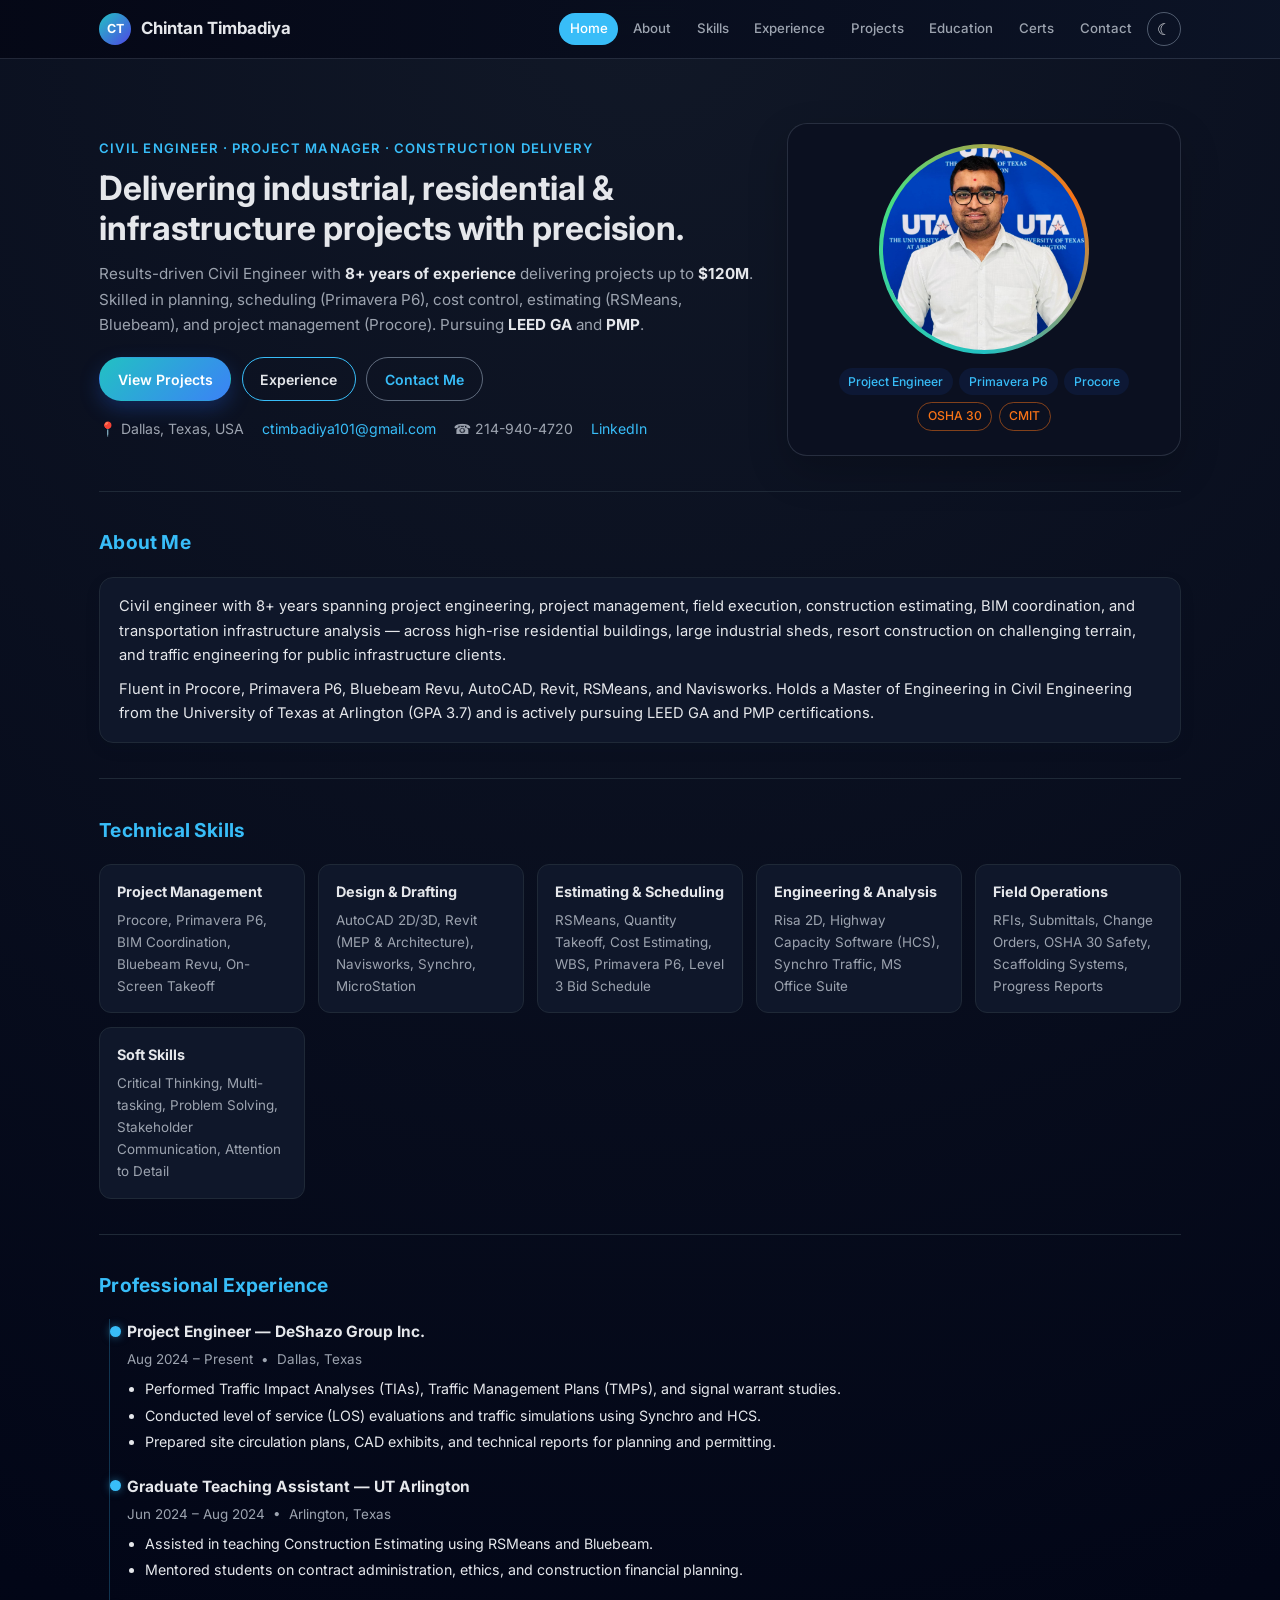
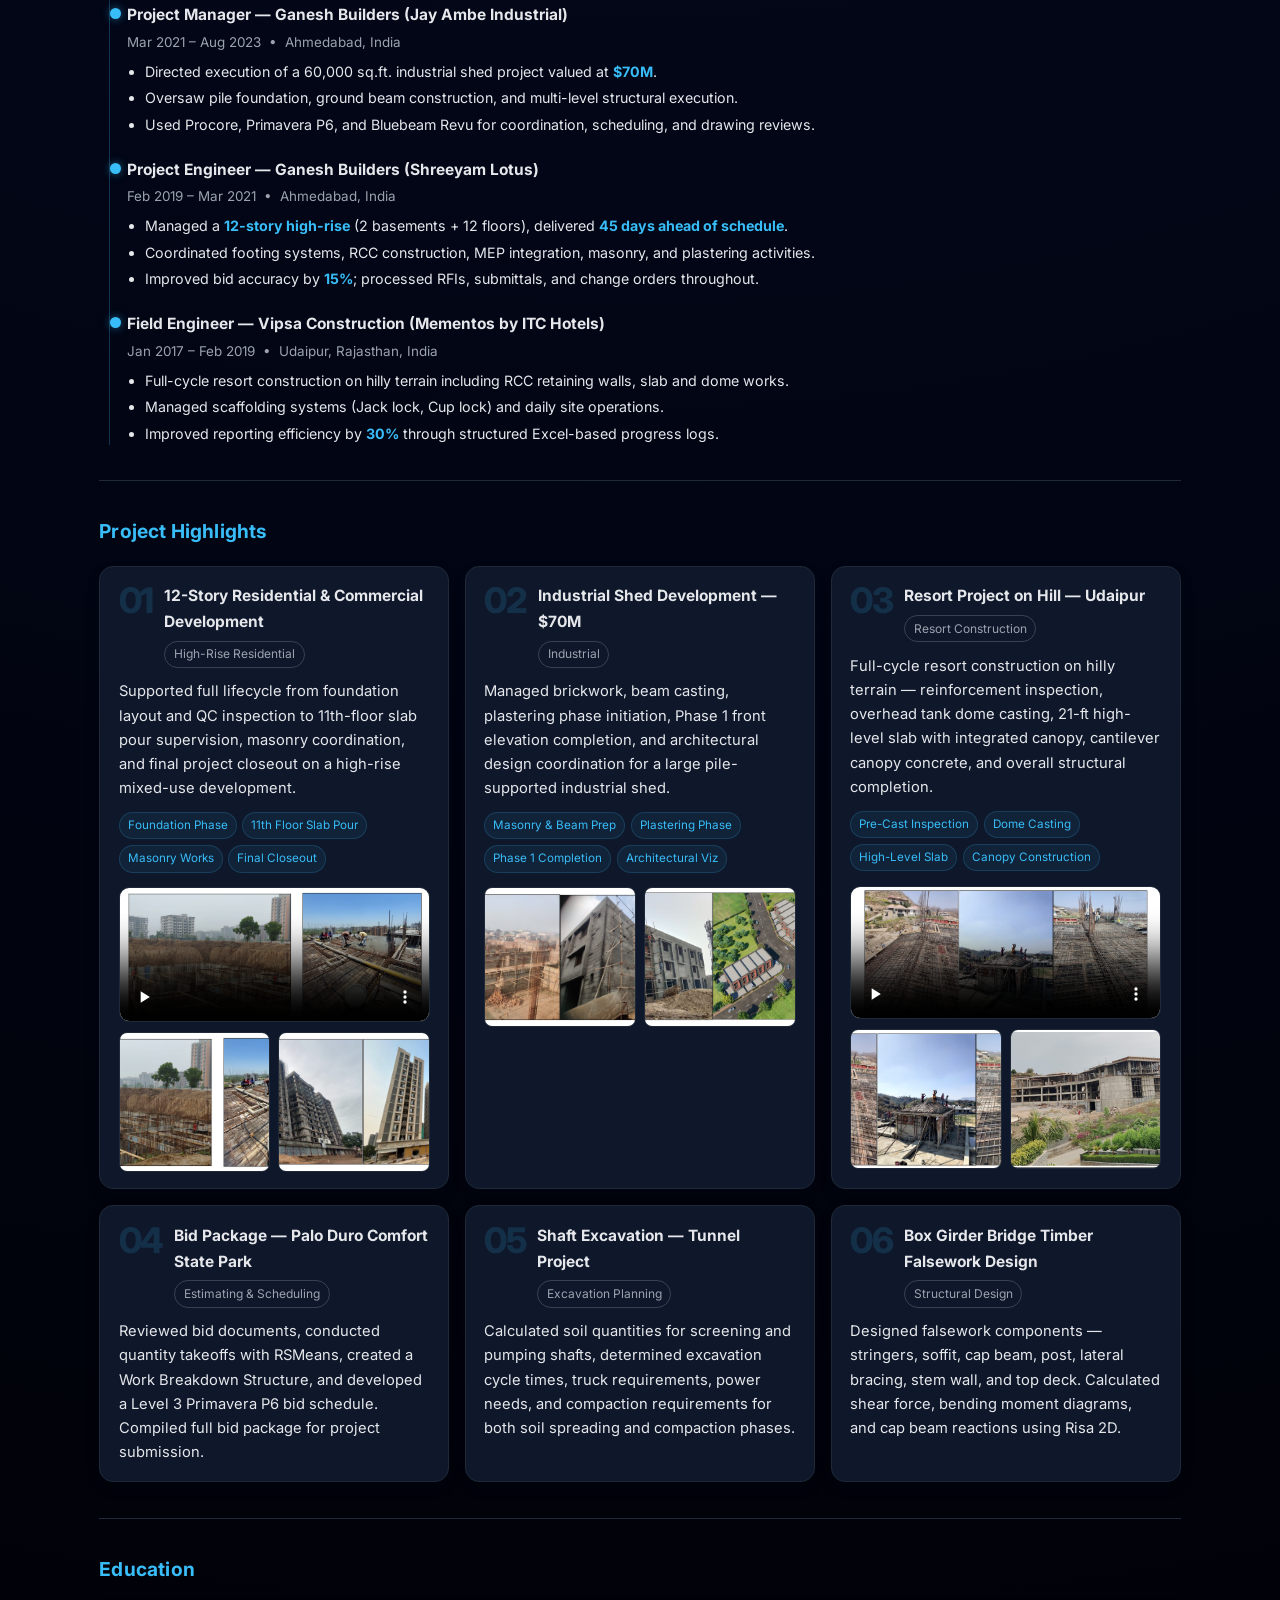
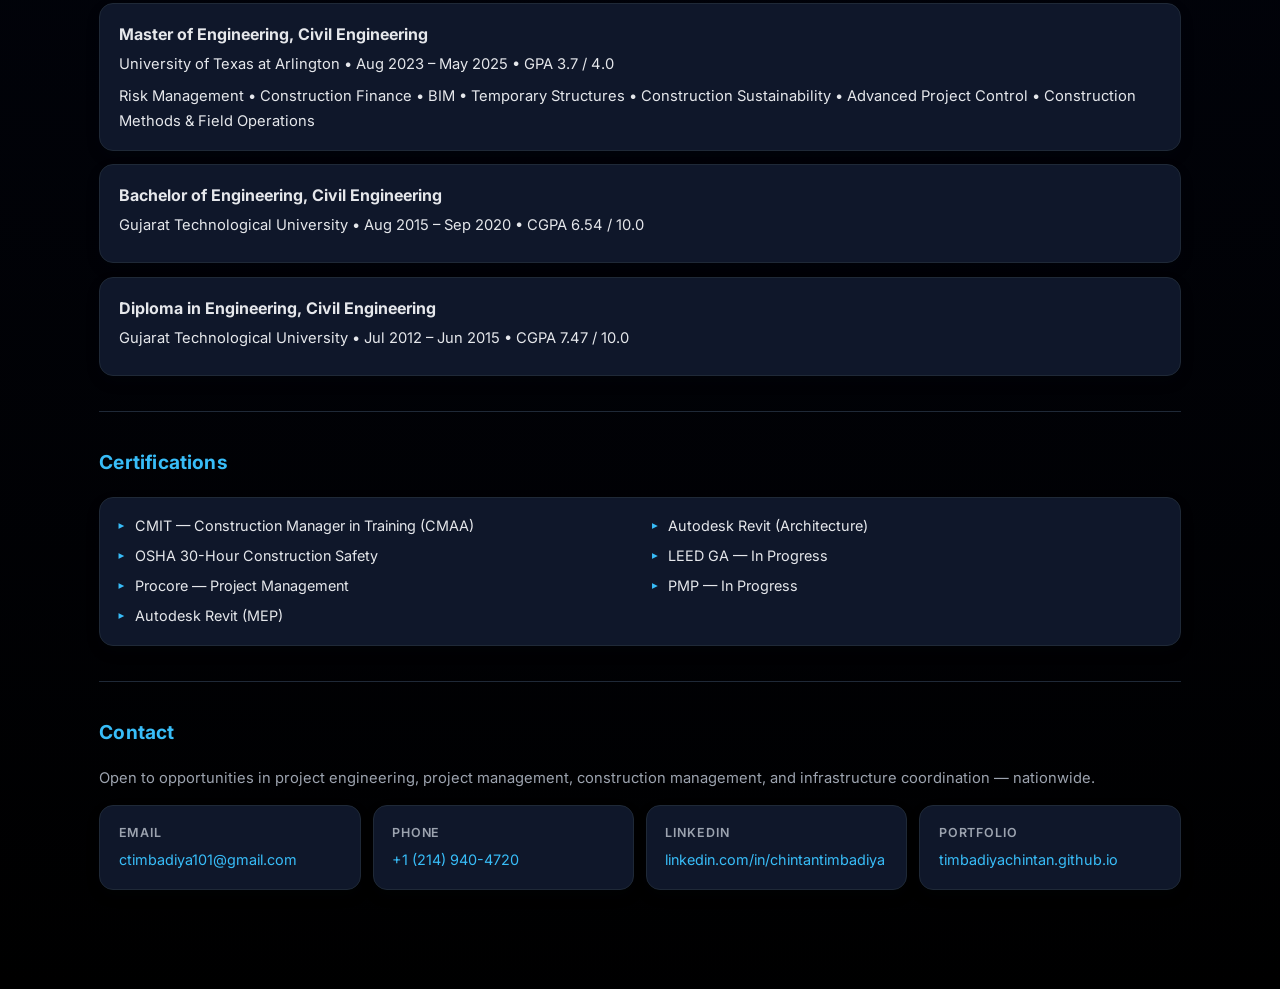
<file: index.html>
<!doctype html>
<html lang="en">
  <head>
    <meta charset="UTF-8" />
    <meta name="viewport" content="width=device-width, initial-scale=1.0" />
    <title>Chintan R. Timbadiya | Civil Engineer</title>
    <meta
      name="description"
      content="Portfolio of Chintan R. Timbadiya – Civil Engineer with 8+ years delivering industrial, residential, and infrastructure projects up to $120M."
    />
    <link rel="preconnect" href="https://fonts.googleapis.com" />
    <link rel="preconnect" href="https://fonts.gstatic.com" crossorigin />
    <link
      href="https://fonts.googleapis.com/css2?family=Inter:wght@300;400;500;600;700&display=swap"
      rel="stylesheet"
    />
    <link rel="stylesheet" href="style.css" />
  </head>
  <body>
    <header class="site-header">
      <div class="nav">
        <div class="nav-left">
          <span class="logo-mark">CT</span>
          <h1>Chintan Timbadiya</h1>
        </div>
        <button
          class="nav-toggle"
          id="navToggle"
          type="button"
          aria-label="Toggle navigation"
        >
          &#9776;
        </button>
        <nav class="nav-right" id="navRight" aria-label="Primary navigation">
          <a href="#hero">Home</a>
          <a href="#about">About</a>
          <a href="#skills">Skills</a>
          <a href="#experience">Experience</a>
          <a href="#projects">Projects</a>
          <a href="#education">Education</a>
          <a href="#certifications">Certs</a>
          <a href="#contact">Contact</a>
          <button
            class="theme-toggle"
            id="themeToggle"
            type="button"
            aria-label="Toggle light/dark mode"
            aria-pressed="false"
          >
            &#9790;
          </button>
        </nav>
      </div>
    </header>

    <main>
      <!-- HERO -->
      <section id="hero">
        <div class="hero-grid">
          <div class="hero-text">
            <p class="hero-tag">
              Civil Engineer &middot; Project Manager &middot; Construction
              Delivery
            </p>
            <h2>
              Delivering industrial, residential &amp; infrastructure projects
              with precision.
            </h2>
            <p class="hero-sub">
              Results-driven Civil Engineer with
              <strong>8+ years of experience</strong> delivering projects up to
              <strong>$120M</strong>. Skilled in planning, scheduling (Primavera
              P6), cost control, estimating (RSMeans, Bluebeam), and project
              management (Procore). Pursuing <strong>LEED GA</strong> and
              <strong>PMP</strong>.
            </p>
            <div class="hero-actions">
              <a class="btn-primary" href="#projects">View Projects</a>
              <a class="btn-outline" href="#experience">Experience</a>
              <a class="btn-ghost" href="#contact">Contact Me</a>
            </div>
            <div class="hero-contact">
              <span>&#128205; Dallas, Texas, USA</span>
              <a
                href="mailto:ctimbadiya101@gmail.com"
                target="_blank"
                rel="noopener noreferrer"
                >ctimbadiya101@gmail.com</a
              >
              <span>&#9742; 214-940-4720</span>
              <a
                href="https://www.linkedin.com/in/chintantimbadiya/"
                target="_blank"
                rel="noopener noreferrer"
                >LinkedIn</a
              >
            </div>
          </div>
          <aside class="hero-photo-card">
            <div class="photo-ring">
              <img
                src="profile.jpeg"
                alt="Chintan R. Timbadiya"
                class="hero-photo"
                width="202"
                height="202"
                loading="eager"
              />
            </div>
            <div class="hero-badge">
              <span class="badge-pill">Project Engineer</span>
              <span class="badge-pill">Primavera P6</span>
              <span class="badge-pill">Procore</span>
              <span class="badge-outline">OSHA 30</span>
              <span class="badge-outline">CMIT</span>
            </div>
          </aside>
        </div>
      </section>

      <!-- ABOUT -->
      <section id="about">
        <h3>About Me</h3>
        <div class="card">
          <p>
            Civil engineer with 8+ years spanning project engineering, project
            management, field execution, construction estimating, BIM
            coordination, and transportation infrastructure analysis — across
            high-rise residential buildings, large industrial sheds, resort
            construction on challenging terrain, and traffic engineering for
            public infrastructure clients.
          </p>
          <p style="margin-top: 0.6rem">
            Fluent in Procore, Primavera P6, Bluebeam Revu, AutoCAD, Revit,
            RSMeans, and Navisworks. Holds a Master of Engineering in Civil
            Engineering from the University of Texas at Arlington (GPA 3.7) and
            is actively pursuing LEED GA and PMP certifications.
          </p>
        </div>
      </section>

      <!-- SKILLS -->
      <section id="skills">
        <h3>Technical Skills</h3>
        <div class="skills-grid">
          <div class="skill-block">
            <h4>Project Management</h4>
            <p>
              Procore, Primavera P6, BIM Coordination, Bluebeam Revu, On-Screen
              Takeoff
            </p>
          </div>
          <div class="skill-block">
            <h4>Design &amp; Drafting</h4>
            <p>
              AutoCAD 2D/3D, Revit (MEP &amp; Architecture), Navisworks,
              Synchro, MicroStation
            </p>
          </div>
          <div class="skill-block">
            <h4>Estimating &amp; Scheduling</h4>
            <p>
              RSMeans, Quantity Takeoff, Cost Estimating, WBS, Primavera P6,
              Level 3 Bid Schedule
            </p>
          </div>
          <div class="skill-block">
            <h4>Engineering &amp; Analysis</h4>
            <p>
              Risa 2D, Highway Capacity Software (HCS), Synchro Traffic, MS
              Office Suite
            </p>
          </div>
          <div class="skill-block">
            <h4>Field Operations</h4>
            <p>
              RFIs, Submittals, Change Orders, OSHA 30 Safety, Scaffolding
              Systems, Progress Reports
            </p>
          </div>
          <div class="skill-block">
            <h4>Soft Skills</h4>
            <p>
              Critical Thinking, Multi-tasking, Problem Solving, Stakeholder
              Communication, Attention to Detail
            </p>
          </div>
        </div>
      </section>

      <!-- EXPERIENCE -->
      <section id="experience">
        <h3>Professional Experience</h3>
        <div class="timeline">
          <div class="timeline-item">
            <span class="timeline-dot"></span>
            <div class="timeline-content">
              <h4>Project Engineer &mdash; DeShazo Group Inc.</h4>
              <p class="timeline-meta">
                Aug 2024 &ndash; Present &nbsp;&bull;&nbsp; Dallas, Texas
              </p>
              <ul>
                <li>
                  Performed Traffic Impact Analyses (TIAs), Traffic Management
                  Plans (TMPs), and signal warrant studies.
                </li>
                <li>
                  Conducted level of service (LOS) evaluations and traffic
                  simulations using Synchro and HCS.
                </li>
                <li>
                  Prepared site circulation plans, CAD exhibits, and technical
                  reports for planning and permitting.
                </li>
              </ul>
            </div>
          </div>

          <div class="timeline-item">
            <span class="timeline-dot"></span>
            <div class="timeline-content">
              <h4>Graduate Teaching Assistant &mdash; UT Arlington</h4>
              <p class="timeline-meta">
                Jun 2024 &ndash; Aug 2024 &nbsp;&bull;&nbsp; Arlington, Texas
              </p>
              <ul>
                <li>
                  Assisted in teaching Construction Estimating using RSMeans and
                  Bluebeam.
                </li>
                <li>
                  Mentored students on contract administration, ethics, and
                  construction financial planning.
                </li>
              </ul>
            </div>
          </div>

          <div class="timeline-item">
            <span class="timeline-dot"></span>
            <div class="timeline-content">
              <h4>
                Project Manager &mdash; Ganesh Builders (Jay Ambe Industrial)
              </h4>
              <p class="timeline-meta">
                Mar 2021 &ndash; Aug 2023 &nbsp;&bull;&nbsp; Ahmedabad, India
              </p>
              <ul>
                <li>
                  Directed execution of a 60,000 sq.ft. industrial shed project
                  valued at <strong>$70M</strong>.
                </li>
                <li>
                  Oversaw pile foundation, ground beam construction, and
                  multi-level structural execution.
                </li>
                <li>
                  Used Procore, Primavera P6, and Bluebeam Revu for
                  coordination, scheduling, and drawing reviews.
                </li>
              </ul>
            </div>
          </div>

          <div class="timeline-item">
            <span class="timeline-dot"></span>
            <div class="timeline-content">
              <h4>Project Engineer &mdash; Ganesh Builders (Shreeyam Lotus)</h4>
              <p class="timeline-meta">
                Feb 2019 &ndash; Mar 2021 &nbsp;&bull;&nbsp; Ahmedabad, India
              </p>
              <ul>
                <li>
                  Managed a <strong>12-story high-rise</strong> (2 basements +
                  12 floors), delivered
                  <strong>45 days ahead of schedule</strong>.
                </li>
                <li>
                  Coordinated footing systems, RCC construction, MEP
                  integration, masonry, and plastering activities.
                </li>
                <li>
                  Improved bid accuracy by <strong>15%</strong>; processed RFIs,
                  submittals, and change orders throughout.
                </li>
              </ul>
            </div>
          </div>

          <div class="timeline-item">
            <span class="timeline-dot"></span>
            <div class="timeline-content">
              <h4>
                Field Engineer &mdash; Vipsa Construction (Mementos by ITC
                Hotels)
              </h4>
              <p class="timeline-meta">
                Jan 2017 &ndash; Feb 2019 &nbsp;&bull;&nbsp; Udaipur, Rajasthan,
                India
              </p>
              <ul>
                <li>
                  Full-cycle resort construction on hilly terrain including RCC
                  retaining walls, slab and dome works.
                </li>
                <li>
                  Managed scaffolding systems (Jack lock, Cup lock) and daily
                  site operations.
                </li>
                <li>
                  Improved reporting efficiency by <strong>30%</strong> through
                  structured Excel-based progress logs.
                </li>
              </ul>
            </div>
          </div>
        </div>
      </section>

      <!-- PROJECTS -->
      <section id="projects">
        <h3>Project Highlights</h3>
        <div class="projects-grid">
          <!-- PROJECT 1 -->
          <div class="project-card card">
            <div class="project-header">
              <span class="project-number">01</span>
              <div>
                <h4>12-Story Residential &amp; Commercial Development</h4>
                <span class="pill">High-Rise Residential</span>
              </div>
            </div>
            <p class="project-desc">
              Supported full lifecycle from foundation layout and QC inspection
              to 11th-floor slab pour supervision, masonry coordination, and
              final project closeout on a high-rise mixed-use development.
            </p>
            <div class="project-phases">
              <span class="phase-tag">Foundation Phase</span>
              <span class="phase-tag">11th Floor Slab Pour</span>
              <span class="phase-tag">Masonry Works</span>
              <span class="phase-tag">Final Closeout</span>
            </div>
            <div class="project-media">
              <video
                controls
                preload="none"
                class="project-video"
                poster="12storey1.png"
              >
                <source src="12storey.mp4" type="video/mp4" />
              </video>
              <div class="project-photos">
                <img
                  src="12storey1.png"
                  alt="12-storey building foundation phase"
                  width="280"
                  height="186"
                  loading="lazy"
                  class="project-img"
                />
                <img
                  src="12storey2.png"
                  alt="12-storey building construction progress"
                  width="280"
                  height="186"
                  loading="lazy"
                  class="project-img"
                />
              </div>
            </div>
          </div>

          <!-- PROJECT 2 -->
          <div class="project-card card">
            <div class="project-header">
              <span class="project-number">02</span>
              <div>
                <h4>Industrial Shed Development &mdash; $70M</h4>
                <span class="pill">Industrial</span>
              </div>
            </div>
            <p class="project-desc">
              Managed brickwork, beam casting, plastering phase initiation,
              Phase 1 front elevation completion, and architectural design
              coordination for a large pile-supported industrial shed.
            </p>
            <div class="project-phases">
              <span class="phase-tag">Masonry &amp; Beam Prep</span>
              <span class="phase-tag">Plastering Phase</span>
              <span class="phase-tag">Phase 1 Completion</span>
              <span class="phase-tag">Architectural Viz</span>
            </div>
            <div class="project-media">
              <div class="project-photos">
                <img
                  src="industrial1.png"
                  alt="Industrial shed construction — scaffolding and masonry"
                  width="280"
                  height="210"
                  loading="lazy"
                  class="project-img"
                />
                <img
                  src="industrial2.png"
                  alt="Industrial shed — architectural visualization"
                  width="280"
                  height="210"
                  loading="lazy"
                  class="project-img"
                />
              </div>
            </div>
          </div>

          <!-- PROJECT 3 -->
          <div class="project-card card">
            <div class="project-header">
              <span class="project-number">03</span>
              <div>
                <h4>Resort Project on Hill &mdash; Udaipur</h4>
                <span class="pill">Resort Construction</span>
              </div>
            </div>
            <p class="project-desc">
              Full-cycle resort construction on hilly terrain — reinforcement
              inspection, overhead tank dome casting, 21-ft high-level slab with
              integrated canopy, cantilever canopy concrete, and overall
              structural completion.
            </p>
            <div class="project-phases">
              <span class="phase-tag">Pre-Cast Inspection</span>
              <span class="phase-tag">Dome Casting</span>
              <span class="phase-tag">High-Level Slab</span>
              <span class="phase-tag">Canopy Construction</span>
            </div>
            <div class="project-media">
              <video
                controls
                preload="none"
                class="project-video"
                poster="resort1.png"
              >
                <source src="udaipur project.mp4" type="video/mp4" />
              </video>
              <div class="project-photos">
                <img
                  src="resort1.png"
                  alt="Resort construction site — Udaipur hilly terrain"
                  width="280"
                  height="186"
                  loading="lazy"
                  class="project-img"
                />
                <img
                  src="resort2.png"
                  alt="Resort project structural progress"
                  width="280"
                  height="186"
                  loading="lazy"
                  class="project-img"
                />
              </div>
            </div>
          </div>

          <!-- PROJECT 4 -->
          <div class="project-card card">
            <div class="project-header">
              <span class="project-number">04</span>
              <div>
                <h4>Bid Package &mdash; Palo Duro Comfort State Park</h4>
                <span class="pill">Estimating &amp; Scheduling</span>
              </div>
            </div>
            <p class="project-desc">
              Reviewed bid documents, conducted quantity takeoffs with RSMeans,
              created a Work Breakdown Structure, and developed a Level 3
              Primavera P6 bid schedule. Compiled full bid package for project
              submission.
            </p>
          </div>

          <!-- PROJECT 5 -->
          <div class="project-card card">
            <div class="project-header">
              <span class="project-number">05</span>
              <div>
                <h4>Shaft Excavation &mdash; Tunnel Project</h4>
                <span class="pill">Excavation Planning</span>
              </div>
            </div>
            <p class="project-desc">
              Calculated soil quantities for screening and pumping shafts,
              determined excavation cycle times, truck requirements, power
              needs, and compaction requirements for both soil spreading and
              compaction phases.
            </p>
          </div>

          <!-- PROJECT 6 -->
          <div class="project-card card">
            <div class="project-header">
              <span class="project-number">06</span>
              <div>
                <h4>Box Girder Bridge Timber Falsework Design</h4>
                <span class="pill">Structural Design</span>
              </div>
            </div>
            <p class="project-desc">
              Designed falsework components — stringers, soffit, cap beam, post,
              lateral bracing, stem wall, and top deck. Calculated shear force,
              bending moment diagrams, and cap beam reactions using Risa 2D.
            </p>
          </div>
        </div>
      </section>

      <!-- EDUCATION -->
      <section id="education">
        <h3>Education</h3>
        <div class="card-list">
          <div class="card">
            <h4>Master of Engineering, Civil Engineering</h4>
            <p class="timeline-meta">
              University of Texas at Arlington &bull; Aug 2023 &ndash; May 2025
              &bull; GPA 3.7 / 4.0
            </p>
            <p class="coursework">
              Risk Management &bull; Construction Finance &bull; BIM &bull;
              Temporary Structures &bull; Construction Sustainability &bull;
              Advanced Project Control &bull; Construction Methods &amp; Field
              Operations
            </p>
          </div>
          <div class="card">
            <h4>Bachelor of Engineering, Civil Engineering</h4>
            <p class="timeline-meta">
              Gujarat Technological University &bull; Aug 2015 &ndash; Sep 2020
              &bull; CGPA 6.54 / 10.0
            </p>
          </div>
          <div class="card">
            <h4>Diploma in Engineering, Civil Engineering</h4>
            <p class="timeline-meta">
              Gujarat Technological University &bull; Jul 2012 &ndash; Jun 2015
              &bull; CGPA 7.47 / 10.0
            </p>
          </div>
        </div>
      </section>

      <!-- CERTIFICATIONS -->
      <section id="certifications">
        <h3>Certifications</h3>
        <div class="card">
          <ul class="two-column-list">
            <li>CMIT &mdash; Construction Manager in Training (CMAA)</li>
            <li>OSHA 30-Hour Construction Safety</li>
            <li>Procore &mdash; Project Management</li>
            <li>Autodesk Revit (MEP)</li>
            <li>Autodesk Revit (Architecture)</li>
            <li>LEED GA &mdash; In Progress</li>
            <li>PMP &mdash; In Progress</li>
          </ul>
        </div>
      </section>

      <!-- CONTACT -->
      <section id="contact">
        <h3>Contact</h3>
        <p class="contact-intro">
          Open to opportunities in project engineering, project management,
          construction management, and infrastructure coordination &mdash;
          nationwide.
        </p>
        <div class="contact-grid">
          <div class="card">
            <h4>Email</h4>
            <p>
              <a
                href="mailto:ctimbadiya101@gmail.com"
                target="_blank"
                rel="noopener noreferrer"
                >ctimbadiya101@gmail.com</a
              >
            </p>
          </div>
          <div class="card">
            <h4>Phone</h4>
            <p><a href="tel:+12149404720">+1 (214) 940-4720</a></p>
          </div>
          <div class="card">
            <h4>LinkedIn</h4>
            <p>
              <a
                href="https://www.linkedin.com/in/chintantimbadiya/"
                target="_blank"
                rel="noopener noreferrer"
                >linkedin.com/in/chintantimbadiya</a
              >
            </p>
          </div>
          <div class="card">
            <h4>Portfolio</h4>
            <p>
              <a
                href="https://timbadiyachintan.github.io/"
                target="_blank"
                rel="noopener noreferrer"
                >timbadiyachintan.github.io</a
              >
            </p>
          </div>
        </div>
      </section>
    </main>

    <button id="backToTop" type="button" aria-label="Back to top">
      &#8679; Top
    </button>
    <script src="script.js"></script>
  </body>
</html>
</file>
<file: style.css>
/* ===== RESET ===== */
*, *::before, *::after { box-sizing: border-box; margin: 0; padding: 0; }

html {
  scroll-behavior: smooth;
  scroll-padding-top: 72px;
  -webkit-font-smoothing: antialiased;
}

/* ===== TOKENS ===== */
:root {
  --bg-main: #050816;
  --bg-elevated: #0b1020;
  --bg-card: #0f172a;
  --accent-blue: #22c1c3;
  --accent-blue-soft: #38bdf8;
  --accent-highlight: #f97316;
  --text-main: #e5e7eb;
  --text-muted: #9ca3af;
  --border-subtle: #1f2937;
  --radius-card: 14px;
  --font-body: 'Inter', system-ui, -apple-system, sans-serif;
}

body.light-theme {
  --bg-main: #f4f7fb;
  --bg-elevated: #ffffff;
  --bg-card: #ffffff;
  --accent-blue: #2563eb;
  --accent-blue-soft: #3b82f6;
  --accent-highlight: #f97316;
  --text-main: #111827;
  --text-muted: #6b7280;
  --border-subtle: #e5e7eb;
}

/* ===== BODY ===== */
body {
  font-family: var(--font-body);
  background: radial-gradient(circle at top, #111827 0%, #020617 40%, #000 100%);
  color: var(--text-main);
  line-height: 1.65;
  font-size: 1rem;
}

body.light-theme {
  background: linear-gradient(180deg, #f8fbff 0%, #eef4fb 100%);
}

/* ===== HEADER ===== */
.site-header {
  position: sticky;
  top: 0;
  z-index: 50;
  border-bottom: 1px solid rgba(148, 163, 184, 0.2);
  backdrop-filter: blur(12px);
  -webkit-backdrop-filter: blur(12px);
}

body:not(.light-theme) .site-header {
  background: linear-gradient(to right, rgba(5, 8, 22, 0.96), rgba(12, 20, 38, 0.96));
}

body.light-theme .site-header {
  background: rgba(255, 255, 255, 0.95);
}

.nav {
  max-width: 1120px;
  margin: 0 auto;
  padding: 0.75rem 1.2rem;
  display: flex;
  justify-content: space-between;
  align-items: center;
  gap: 0.75rem;
  flex-wrap: wrap;
}

.nav-left {
  display: flex;
  align-items: center;
  gap: 0.6rem;
  flex-shrink: 0;
}

.logo-mark {
  width: 32px;
  height: 32px;
  border-radius: 50%;
  display: inline-flex;
  align-items: center;
  justify-content: center;
  font-size: 0.78rem;
  font-weight: 700;
  color: #fff;
  background: linear-gradient(135deg, var(--accent-blue), #4f46e5);
  flex-shrink: 0;
}

.nav-left h1 {
  font-size: 1.05rem;
  font-weight: 700;
  color: var(--text-main);
  white-space: nowrap;
}

.nav-toggle {
  display: none;
  border: none;
  background: none;
  color: var(--text-main);
  font-size: 1.4rem;
  cursor: pointer;
  padding: 0.2rem 0.4rem;
}

.nav-right {
  display: flex;
  flex-wrap: wrap;
  align-items: center;
  gap: 0.3rem;
}

.nav-right a {
  font-size: 0.83rem;
  font-weight: 500;
  text-decoration: none;
  color: var(--text-muted);
  padding: 0.3rem 0.65rem;
  border-radius: 999px;
  transition: background 0.18s ease, color 0.18s ease;
  white-space: nowrap;
}

.nav-right a:hover,
.nav-right a.active-link {
  color: #fff;
  background: var(--accent-blue-soft);
}

body.light-theme .nav-right a:hover,
body.light-theme .nav-right a.active-link {
  color: #fff;
  background: var(--accent-blue-soft);
}

.theme-toggle {
  border: 1px solid rgba(148, 163, 184, 0.5);
  background: transparent;
  color: var(--text-main);
  width: 34px;
  height: 34px;
  border-radius: 50%;
  font-size: 1rem;
  cursor: pointer;
  display: flex;
  align-items: center;
  justify-content: center;
  transition: background 0.18s;
}

.theme-toggle:hover { background: rgba(148,163,184,0.1); }

/* ===== MAIN ===== */
main {
  max-width: 1120px;
  margin: 0 auto;
  padding: 1.5rem 1.2rem 4rem;
}

section {
  padding: 2.2rem 0;
  border-bottom: 1px solid var(--border-subtle);
}

section:last-of-type { border-bottom: none; }

section > h3 {
  font-size: 1.2rem;
  font-weight: 700;
  color: var(--accent-blue-soft);
  margin-bottom: 1.1rem;
  letter-spacing: 0.01em;
}

/* ===== HERO ===== */
#hero { padding-top: 2.5rem; }

.hero-grid {
  display: grid;
  grid-template-columns: minmax(0, 2fr) minmax(0, 1.2fr);
  gap: 2rem;
  align-items: center;
}

.hero-tag {
  font-size: 0.82rem;
  font-weight: 600;
  color: var(--accent-blue-soft);
  text-transform: uppercase;
  letter-spacing: 0.08em;
  margin-bottom: 0.5rem;
}

#hero h2 {
  font-size: clamp(1.5rem, 3vw, 2.1rem);
  font-weight: 700;
  line-height: 1.2;
  color: var(--text-main);
  margin-bottom: 0.75rem;
}

.hero-sub {
  font-size: 0.95rem;
  color: var(--text-muted);
  max-width: 42rem;
  margin-bottom: 1.2rem;
  line-height: 1.7;
}

.hero-sub strong { color: var(--text-main); }

.hero-actions {
  display: flex;
  flex-wrap: wrap;
  gap: 0.65rem;
  margin-bottom: 1rem;
}

.btn-primary, .btn-outline, .btn-ghost {
  display: inline-flex;
  align-items: center;
  justify-content: center;
  padding: 0.58rem 1.1rem;
  border-radius: 999px;
  font-size: 0.88rem;
  font-weight: 600;
  text-decoration: none;
  border: 1.5px solid transparent;
  cursor: pointer;
  transition: transform 0.15s ease, box-shadow 0.15s ease, background 0.18s ease;
}

.btn-primary {
  background: linear-gradient(135deg, var(--accent-blue), #3b82f6);
  color: #fff;
  box-shadow: 0 8px 20px rgba(37, 99, 235, 0.28);
}

.btn-primary:hover { transform: translateY(-2px); box-shadow: 0 12px 28px rgba(37, 99, 235, 0.35); }

.btn-outline {
  border-color: var(--accent-blue-soft);
  color: var(--text-main);
  background: transparent;
}

.btn-outline:hover { background: rgba(56, 189, 248, 0.08); }

.btn-ghost {
  border-color: rgba(148, 163, 184, 0.6);
  color: var(--accent-blue-soft);
  background: transparent;
}

.btn-ghost:hover { background: rgba(56, 189, 248, 0.08); }

.hero-contact {
  display: flex;
  flex-wrap: wrap;
  gap: 0.7rem 1.1rem;
  font-size: 0.88rem;
  color: var(--text-muted);
  align-items: center;
}

.hero-contact a, #contact a {
  color: var(--accent-blue-soft);
  text-decoration: none;
}

.hero-contact a:hover, #contact a:hover { text-decoration: underline; }

/* HERO CARD */
.hero-photo-card {
  background: var(--bg-elevated);
  border-radius: 20px;
  padding: 1.25rem 1.25rem 1.5rem;
  border: 1px solid rgba(148, 163, 184, 0.2);
  box-shadow: 0 16px 40px rgba(0, 0, 0, 0.2);
  display: flex;
  flex-direction: column;
  align-items: center;
  gap: 0.9rem;
}

.photo-ring {
  width: 210px;
  height: 210px;
  border-radius: 50%;
  padding: 4px;
  background: conic-gradient(from 180deg, var(--accent-blue), #4ade80, var(--accent-highlight), var(--accent-blue));
  display: flex;
  align-items: center;
  justify-content: center;
}

.hero-photo {
  width: 100%;
  height: 100%;
  border-radius: 50%;
  object-fit: cover;
  object-position: center top;
  display: block;
}

.hero-badge {
  display: flex;
  flex-wrap: wrap;
  gap: 0.4rem;
  justify-content: center;
}

.badge-pill {
  font-size: 0.76rem;
  font-weight: 500;
  padding: 0.22rem 0.6rem;
  border-radius: 999px;
  background: rgba(37, 99, 235, 0.1);
  color: var(--accent-blue-soft);
}

.badge-outline {
  font-size: 0.76rem;
  font-weight: 500;
  padding: 0.22rem 0.6rem;
  border-radius: 999px;
  background: transparent;
  border: 1px solid rgba(249, 115, 22, 0.5);
  color: var(--accent-highlight);
}

/* ===== CARDS ===== */
.card-list { display: grid; gap: 0.85rem; }

.card {
  background: var(--bg-card);
  border-radius: var(--radius-card);
  padding: 1.05rem 1.15rem;
  border: 1px solid var(--border-subtle);
  box-shadow: 0 6px 16px rgba(15, 23, 42, 0.08);
  transition: box-shadow 0.2s ease, border-color 0.2s ease;
}

.card p { color: var(--text-main); font-size: 0.92rem; line-height: 1.65; }

.card h4 {
  font-size: 1rem;
  font-weight: 700;
  color: var(--text-main);
  margin-bottom: 0.3rem;
}

/* ===== SKILLS ===== */
.skills-grid {
  display: grid;
  grid-template-columns: repeat(auto-fit, minmax(200px, 1fr));
  gap: 0.85rem;
}

.skill-block {
  background: var(--bg-card);
  border-radius: 12px;
  padding: 0.95rem 1.05rem;
  border: 1px solid var(--border-subtle);
  transition: box-shadow 0.2s ease;
}

.skill-block:hover { box-shadow: 0 8px 22px rgba(15, 23, 42, 0.12); }

.skill-block h4 {
  font-size: 0.9rem;
  font-weight: 700;
  color: var(--text-main);
  margin-bottom: 0.3rem;
}

.skill-block p { font-size: 0.84rem; color: var(--text-muted); }

/* ===== TIMELINE ===== */
.timeline {
  position: relative;
  border-left: 1.5px solid rgba(56, 189, 248, 0.25);
  margin-left: 0.6rem;
  padding-left: 1.1rem;
  display: grid;
  gap: 1.3rem;
}

.timeline-item { position: relative; }

.timeline-dot {
  width: 11px;
  height: 11px;
  border-radius: 50%;
  background: var(--accent-blue-soft);
  position: absolute;
  left: -17px;
  top: 0.38rem;
  box-shadow: 0 0 8px rgba(56, 189, 248, 0.5);
}

.timeline-content h4 {
  font-size: 0.97rem;
  font-weight: 700;
  color: var(--text-main);
  margin-bottom: 0.18rem;
}

.timeline-meta {
  font-size: 0.84rem;
  color: var(--text-muted);
  margin-bottom: 0.5rem;
}

.timeline ul {
  padding-left: 1.1rem;
  display: grid;
  gap: 0.28rem;
}

.timeline li {
  font-size: 0.89rem;
  color: var(--text-main);
  line-height: 1.55;
}

.timeline li strong { color: var(--accent-blue-soft); }

/* ===== PROJECTS ===== */
.projects-grid {
  display: grid;
  grid-template-columns: repeat(auto-fill, minmax(300px, 1fr));
  gap: 1rem;
}

.project-card {
  display: flex;
  flex-direction: column;
  gap: 0.7rem;
  transition: box-shadow 0.2s ease, border-color 0.2s ease;
}

.project-card:hover {
  box-shadow: 0 12px 32px rgba(15, 23, 42, 0.16);
  border-color: rgba(56, 189, 248, 0.25);
}

.project-header {
  display: flex;
  align-items: flex-start;
  gap: 0.7rem;
}

.project-number {
  font-size: 2.2rem;
  font-weight: 800;
  color: rgba(56, 189, 248, 0.15);
  line-height: 1;
  letter-spacing: -0.04em;
  flex-shrink: 0;
}

.project-header h4 {
  font-size: 0.97rem;
  font-weight: 700;
  color: var(--text-main);
  margin-bottom: 0.3rem;
}

.project-desc {
  font-size: 0.87rem;
  color: var(--text-muted);
  line-height: 1.6;
}

.project-phases {
  display: flex;
  flex-wrap: wrap;
  gap: 0.35rem;
}

.phase-tag {
  font-size: 0.73rem;
  padding: 0.2rem 0.5rem;
  border-radius: 999px;
  background: rgba(56, 189, 248, 0.07);
  color: var(--accent-blue-soft);
  border: 1px solid rgba(56, 189, 248, 0.18);
}

.pill {
  display: inline-flex;
  padding: 0.18rem 0.55rem;
  border-radius: 999px;
  border: 1px solid rgba(148, 163, 184, 0.3);
  font-size: 0.75rem;
  color: var(--text-muted);
}

/* PROJECT MEDIA */
.project-media {
  display: flex;
  flex-direction: column;
  gap: 0.6rem;
  margin-top: 0.2rem;
}

.project-video {
  width: 100%;
  border-radius: 10px;
  max-height: 220px;
  object-fit: cover;
  background: #000;
  border: 1px solid var(--border-subtle);
}

.project-photos {
  display: grid;
  grid-template-columns: 1fr 1fr;
  gap: 0.5rem;
}

.project-img {
  width: 100%;
  height: 140px;
  object-fit: cover;
  border-radius: 8px;
  border: 1px solid var(--border-subtle);
  display: block;
  transition: transform 0.2s ease;
  cursor: pointer;
}

.project-img:hover { transform: scale(1.02); }

/* ===== EDUCATION ===== */
.coursework {
  margin-top: 0.45rem;
  font-size: 0.83rem;
  color: var(--text-muted);
  line-height: 1.6;
}

/* ===== CERTIFICATIONS ===== */
.two-column-list {
  column-count: 2;
  column-gap: 1.5rem;
  list-style: none;
  padding: 0;
}

.two-column-list li {
  break-inside: avoid;
  margin-bottom: 0.38rem;
  font-size: 0.9rem;
  color: var(--text-main);
  padding-left: 1rem;
  position: relative;
}

.two-column-list li::before {
  content: '▸';
  position: absolute;
  left: 0;
  color: var(--accent-blue-soft);
  font-size: 0.72rem;
  top: 0.12rem;
}

/* ===== CONTACT ===== */
.contact-intro {
  font-size: 0.92rem;
  color: var(--text-muted);
  margin-bottom: 0.9rem;
}

.contact-grid {
  display: grid;
  grid-template-columns: repeat(auto-fit, minmax(220px, 1fr));
  gap: 0.75rem;
}

.contact-grid .card h4 {
  font-size: 0.78rem;
  font-weight: 600;
  color: var(--text-muted);
  text-transform: uppercase;
  letter-spacing: 0.07em;
  margin-bottom: 0.3rem;
}

.contact-grid .card p {
  font-size: 0.9rem;
}

/* ===== BACK TO TOP ===== */
#backToTop {
  display: none;
  position: fixed;
  right: 1.4rem;
  bottom: 1.8rem;
  z-index: 60;
  border: none;
  border-radius: 999px;
  padding: 0.5rem 0.9rem;
  background: var(--accent-blue);
  color: #fff;
  font-size: 0.84rem;
  font-weight: 600;
  cursor: pointer;
  box-shadow: 0 6px 18px rgba(0,0,0,0.3);
  transition: transform 0.2s ease;
}

#backToTop.show { display: inline-flex; align-items: center; gap: 0.3rem; }
#backToTop:hover { transform: translateY(-2px); }

/* ===== RESPONSIVE ===== */
@media (max-width: 900px) {
  .hero-grid { grid-template-columns: 1fr; }
  .hero-photo-card { max-width: 290px; margin: 0 auto; }
}

@media (max-width: 720px) {
  .nav-toggle { display: block; }
  .nav-right {
    display: none;
    width: 100%;
    margin-top: 0.4rem;
    flex-direction: column;
    align-items: flex-start;
    background: var(--bg-elevated);
    border-radius: var(--radius-card);
    padding: 0.5rem;
    border: 1px solid var(--border-subtle);
  }
  .nav-right.open { display: flex; }
  .nav-right a { width: 100%; border-radius: 8px; padding: 0.45rem 0.75rem; }
  .theme-toggle { margin-top: 0.3rem; align-self: flex-start; }
  .two-column-list { column-count: 1; }
  main { padding-inline: 1rem; }
  .nav { flex-wrap: wrap; }
  .projects-grid { grid-template-columns: 1fr; }
  .project-photos { grid-template-columns: 1fr; }
  .project-img { height: 180px; }
}
</file>
